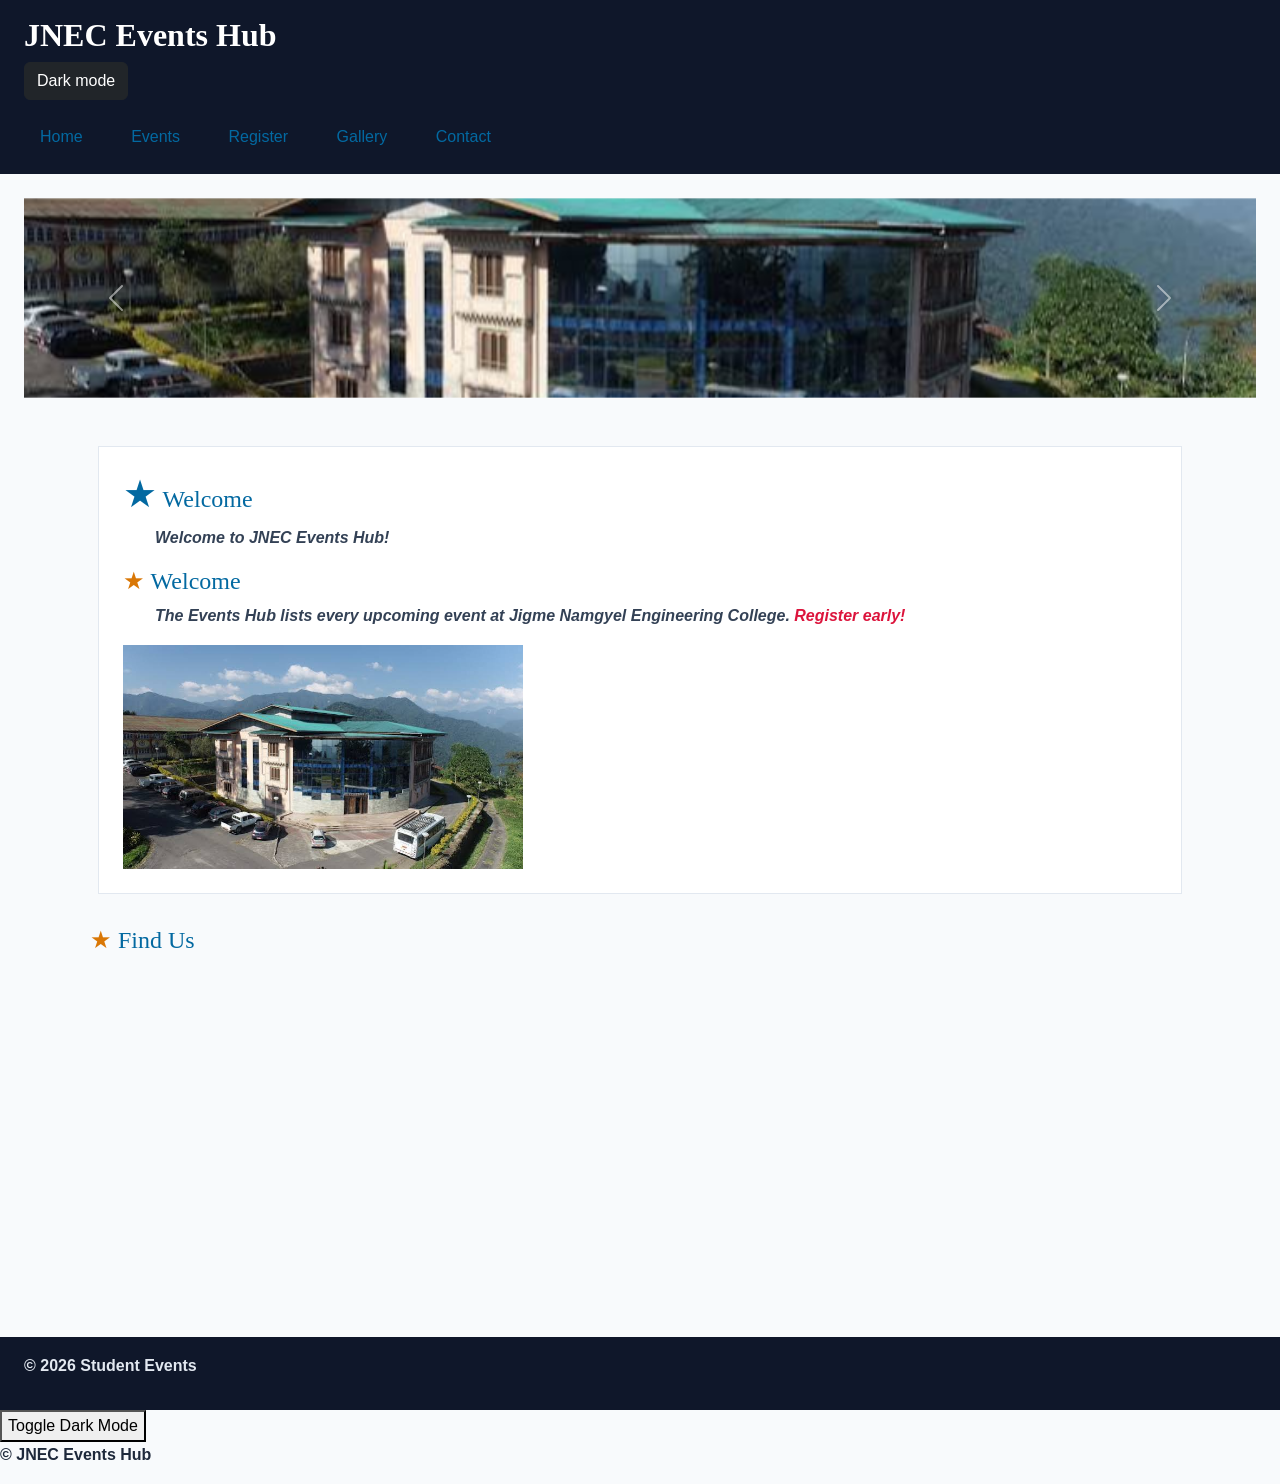
<file: index.html>
<!DOCTYPE html>
<html lang="en">
<head>
  <meta charset="UTF-8">
  <meta name="viewport" content="width=device-width, initial-scale=1.0">
  <title>JNEC Events Hub — Home</title>
  <!-- 1. Bootstrap CSS (framework) -->
  <link href="https://cdn.jsdelivr.net/npm/bootstrap@5.3.3/dist/css/bootstrap.min.css" rel="stylesheet">
  <!-- 2. Font Awesome (icons) -->
  <link rel="stylesheet" href="https://cdnjs.cloudflare.com/ajax/libs/font-awesome/6.5.2/css/all.min.css">
  <!-- 3. YOUR CSS last so you can override Bootstrap -->
  <link rel="stylesheet" href="css/styles.css">

  <style>
    /* Carousel image sizing: short banner instead of huge full-size photo */
    .carousel-item img {
      height: 200px;       /* try 150-250px depending on taste */
      object-fit: cover;   /* crops to fill without stretching */
      width: 100%;
    }
  </style>
</head>
<body>
  <header id="top">
    <h1>JNEC Events Hub</h1>
    <button id="darkToggle" class="btn btn-dark mb-3">Dark mode</button>
    <nav>
      <a href="index.html" title="Go to home page">Home</a>
      <a href="events.html">Events</a>
      <a href="register.html">Register</a>
      <a href="gallery.html">Gallery</a>
      <a href="contact.html">Contact</a>
    </nav>
  </header>

  <main>

    <!-- Carousel: first thing inside main -->
    <div id="eventCarousel" class="carousel slide" data-bs-ride="carousel">
      <div class="carousel-inner">
        <div class="carousel-item active">
          <img src="media/campus.jpg" class="d-block w-100" alt="JNEC campus">
        </div>
        <div class="carousel-item">
          <img src="media/jnec.jpg" class="d-block w-100" alt="Tech Week Hackathon">
        </div>
      </div>
      <button class="carousel-control-prev" type="button" data-bs-target="#eventCarousel" data-bs-slide="prev">
        <span class="carousel-control-prev-icon" aria-hidden="true"></span>
        <span class="visually-hidden">Previous</span>
      </button>
      <button class="carousel-control-next" type="button" data-bs-target="#eventCarousel" data-bs-slide="next">
        <span class="carousel-control-next-icon" aria-hidden="true"></span>
        <span class="visually-hidden">Next</span>
      </button>
    </div>
    <div class="container py-4">
      <section id="welcome" class="intro">
        <h2>Welcome</h2>
  <p id="welcomeMsg">Welcome.</p>
  <h2>Welcome</h2>
        <p>The <strong>Events Hub</strong> lists every upcoming event at 
          <em>Jigme Namgyel Engineering College</em>. 
          <span class="highlight" title="Registrations close 3 days before each event">Register early!</span>
        </p>
        <img src="media/campus.jpg" alt="JNEC campus" width="400" title="Our campus in Dewathang">
      </section>

      <section id="location">
        <h2>Find Us</h2>
        <iframe 
          src="https://www.openstreetmap.org/export/embed.html?bbox=91.44,26.85,91.48,26.88" 
          width="400" 
          height="250" 
          title="Campus map">
        </iframe>
      </section>

    </div>

  </main>
  

  <footer>
    <p>&copy; <span id="year"></span> Student Events</p>
</footer>
<button id="darkToggle" type="button">
    Toggle Dark Mode
</button>
  <p>&copy; <span id="year"></span> JNEC Events Hub</p>
  </footer>

  <!-- Bootstrap JS — MUST be last, just before </body> (carousel needs this) -->
   
  <script src="https://cdn.jsdelivr.net/npm/bootstrap@5.3.3/dist/js/bootstrap.bundle.min.js"></script>
  <script src="js/main.js"></script>
<script src="js/validate.js"></script>
</body>
</html>
</file>
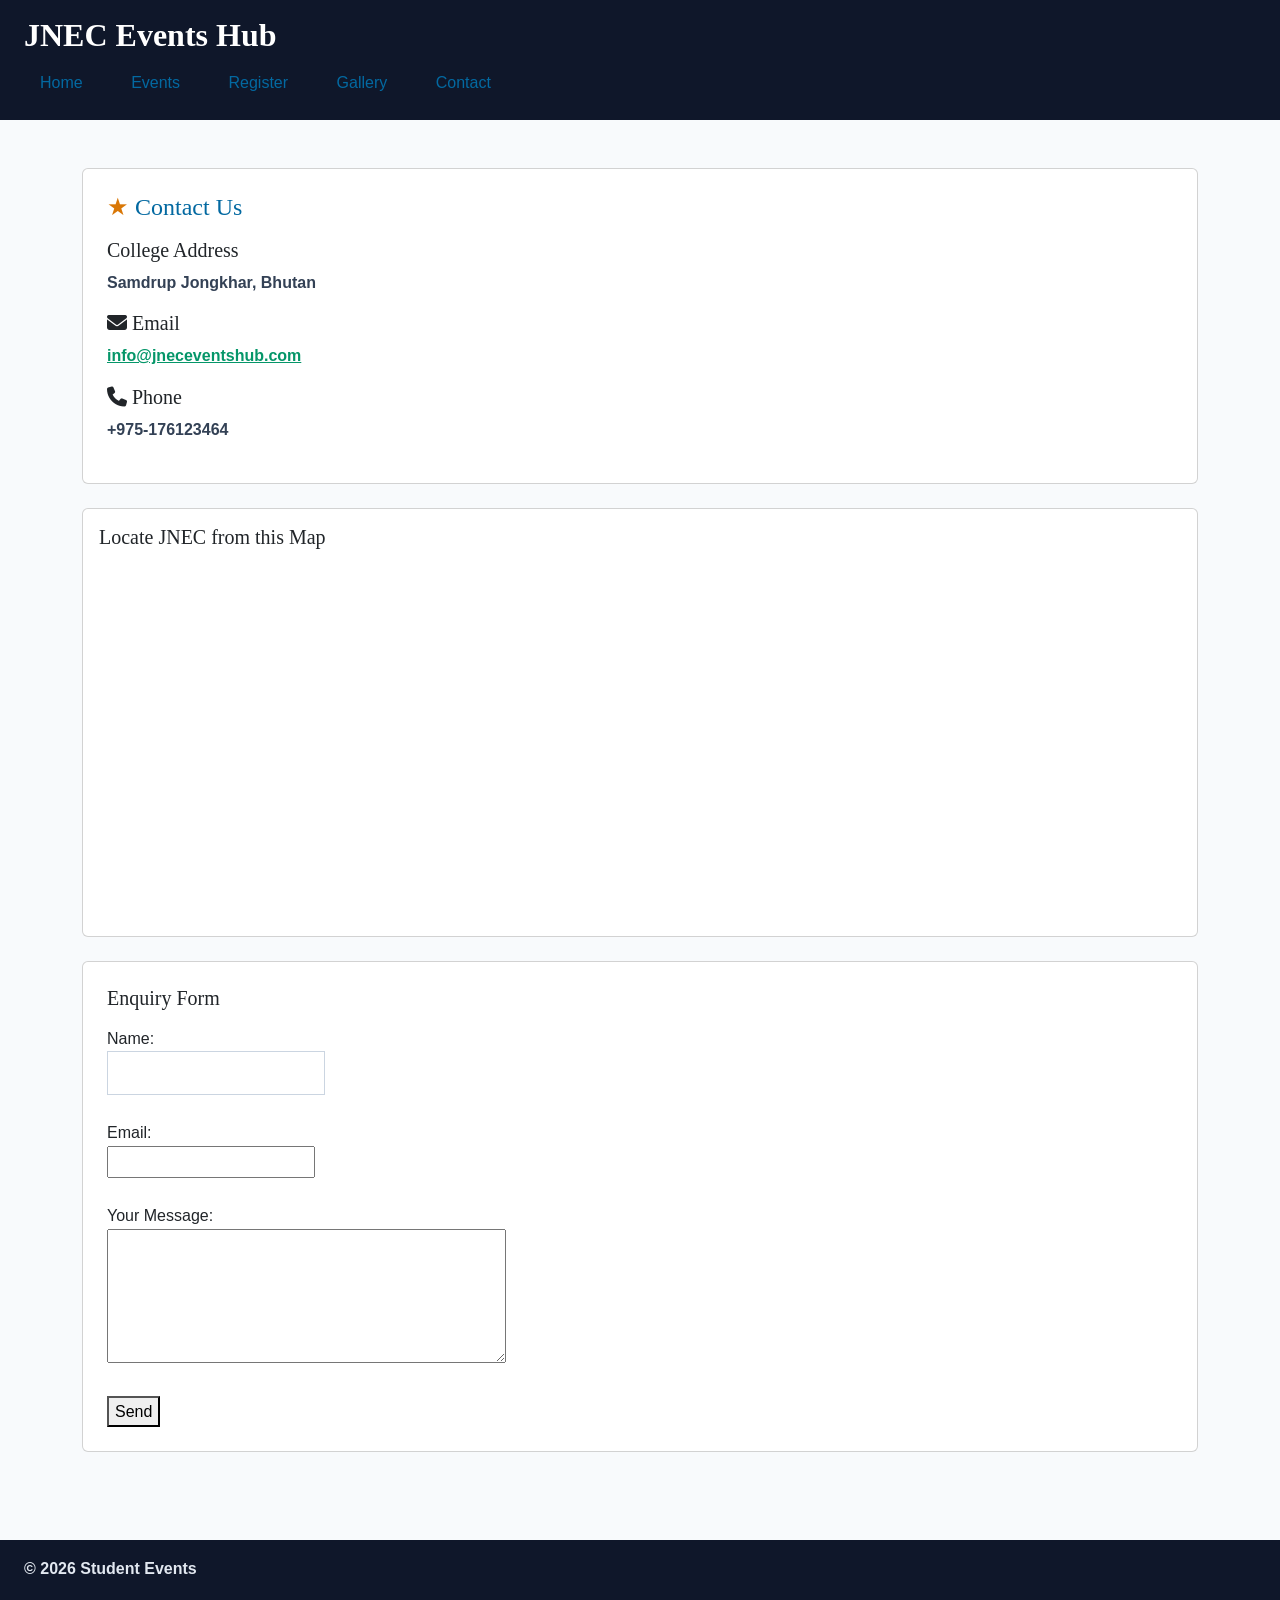
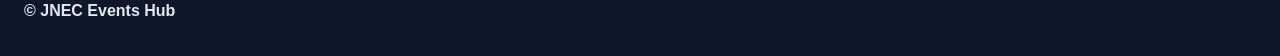
<file: contact.html>
<!DOCTYPE html>
<html lang="en">
<head>
  <meta charset="UTF-8">
  <meta name="viewport" content="width=device-width, initial-scale=1.0">
  <title>JNEC Events Hub — Contact</title>
  <!-- 1. Bootstrap CSS (framework) -->
  <link href="https://cdn.jsdelivr.net/npm/bootstrap@5.3.3/dist/css/bootstrap.min.css" rel="stylesheet">
  <!-- 2. Font Awesome (icons) -->
  <link rel="stylesheet" href="https://cdnjs.cloudflare.com/ajax/libs/font-awesome/6.5.2/css/all.min.css">
  <!-- 3. YOUR CSS last so you can override Bootstrap -->
  <link rel="stylesheet" href="css/styles.css">
</head>
<body>
  <header id="top">
    <h1>JNEC Events Hub</h1>
    <nav>
      <a href="index.html" title="Go to home page">Home</a>
      <a href="events.html">Events</a>
      <a href="register.html">Register</a>
      <a href="gallery.html">Gallery</a>
      <a href="contact.html">Contact</a>
    </nav>
  </header>

  <main>
    <div class="container py-4">

      <div class="card p-4 mb-4">
        <h2 class="mb-3">Contact Us</h2>

        <h3 class="h5">College Address</h3>
        <p>Samdrup Jongkhar, Bhutan</p>

        <h3 class="h5"><i class="fa-solid fa-envelope"></i> Email</h3>
        <p><a href="mailto:info@jneceventshub.com">info@jneceventshub.com</a></p>

        <h3 class="h5"><i class="fa-solid fa-phone"></i> Phone</h3>
        <p>+975-176123464</p>
      </div>

      <div class="card p-3 mb-4">
        <h3 class="h5 mb-3">Locate JNEC from this Map</h3>
        <iframe
          src="https://www.openstreetmap.org/export/embed.html?bbox=91.44,26.85,91.48,26.88"
          width="99%"
          height="355"
          style="border:0;"
          title="Campus map">
        </iframe>
      </div>

      <div class="card p-4">
        <h3 class="h5 mb-3">Enquiry Form</h3>
        <form action="submit_contact.php" method="post">
          <label for="name">Name:</label><br>
          <input type="text" id="name" name="name"><br><br>

          <label for="email">Email:</label><br>
          <input type="email" id="email" name="email"><br><br>

          <label for="message">Your Message:</label><br>
          <textarea id="message" name="message" rows="5" cols="40"></textarea><br><br>

          <button type="submit">Send</button>
        </form>
      </div>

    </div>
  </main>

  <footer>
    <p>&copy; <span id="year"></span> Student Events</p>
    <p>&copy; <span id="year"></span> JNEC Events Hub</p>
  </footer>
  <!-- Bootstrap JS — MUST be last, just before </body> (carousel needs this) -->
  <script src="https://cdn.jsdelivr.net/npm/bootstrap@5.3.3/dist/js/bootstrap.bundle.min.js"></script>
  <script src="js/main.js"></script>
</body>
</html>
</file>
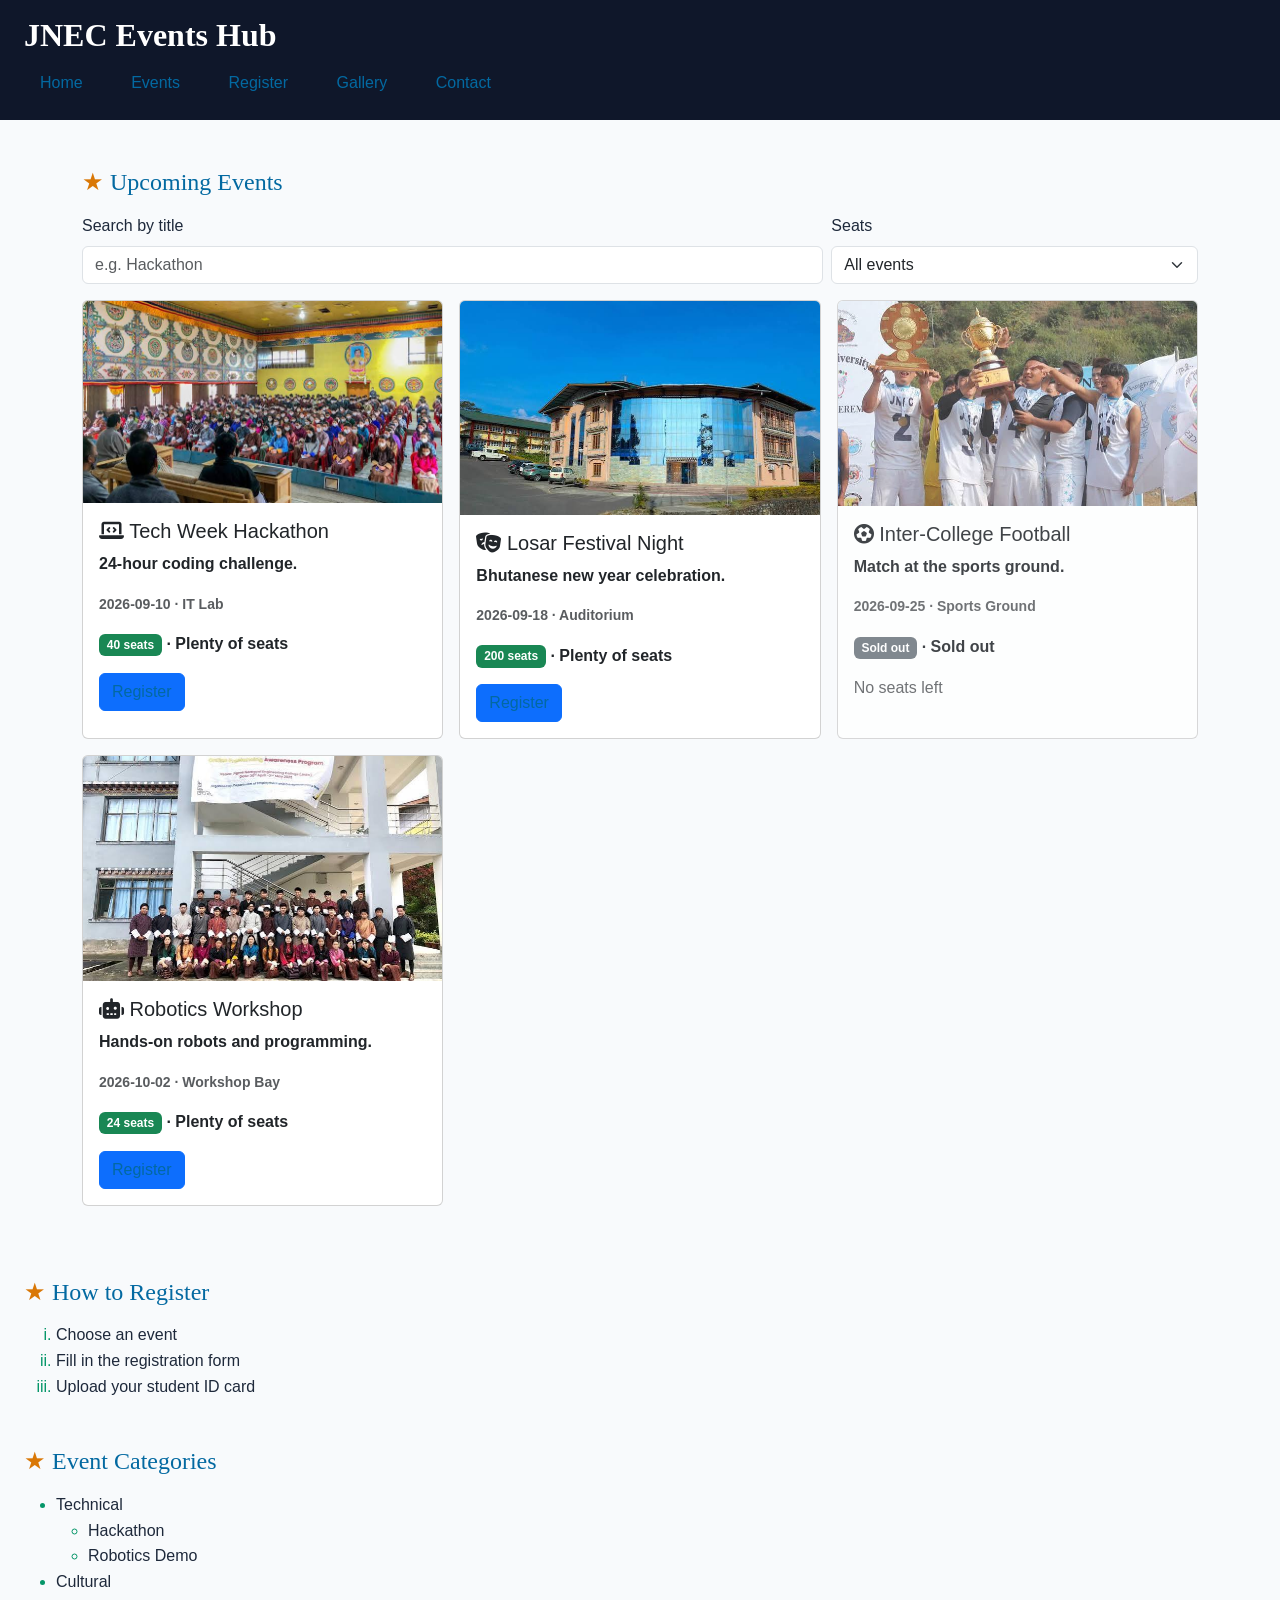
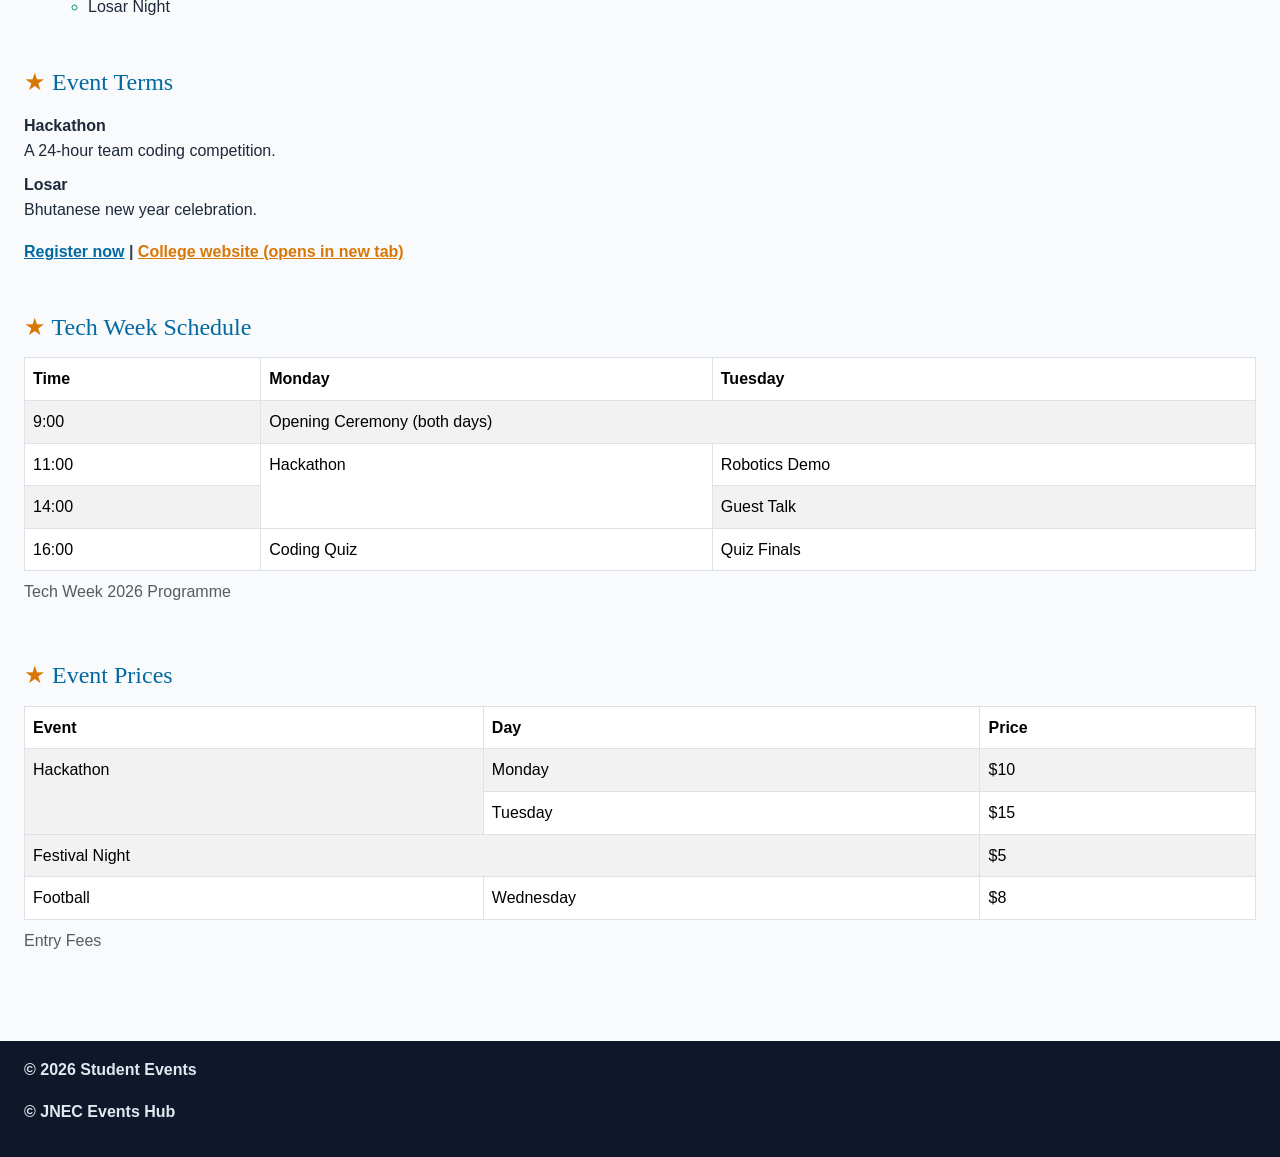
<file: events.html>
<!DOCTYPE html>
<html lang="en">
<head>
  <meta charset="UTF-8">
  <meta name="viewport" content="width=device-width, initial-scale=1.0">
  <title>JNEC Events Hub — Events</title>
  <!-- 1. Bootstrap CSS (framework) -->
  <link href="https://cdn.jsdelivr.net/npm/bootstrap@5.3.3/dist/css/bootstrap.min.css" rel="stylesheet">
  <!-- 2. Font Awesome (icons) -->
  <link rel="stylesheet" href="https://cdnjs.cloudflare.com/ajax/libs/font-awesome/6.5.2/css/all.min.css">
  <!-- 3. YOUR CSS last so you can override Bootstrap -->
  <link rel="stylesheet" href="css/styles.css">
</head>
<body>

  <header id="top">
    <h1>JNEC Events Hub</h1>
    <nav>
      <a href="index.html">Home</a>
      <a href="events.html">Events</a>
      <a href="register.html">Register</a>
      <a href="gallery.html">Gallery</a>
      <a href="contact.html">Contact</a>
    </nav>
  </header>

  <main>
    <div class="container py-4">
      <h2 class="mb-3">Upcoming Events</h2>
<div class="row g-2 mb-3">
  <div class="col-md-8">
    <label for="search" class="form-label">Search by title</label>
    <input type="search" id="search" class="form-control" placeholder="e.g. Hackathon">
  </div>
  <div class="col-md-4">
    <label for="seat-filter" class="form-label">Seats</label>
    <select id="seat-filter" class="form-select">
      <option value="all">All events</option>
      <option value="open">Open seats</option>
      <option value="full">Sold out</option>
    </select>
  </div>
</div>

<!-- JS will inject event cards here -->
<div class="row g-3" id="eventList"></div>
            </div>
          </div>
        </div>
        <div class="col-md-4">
            </div>
          </div>
        </div>
        <div class="col-md-4">
            </div>
          </div>
        </div>
      </div>

      <h2 class="mt-5 mb-3">How to Register</h2>
      <ol type="i">
        <li>Choose an event</li>
        <li>Fill in the registration form</li>
        <li>Upload your student ID card</li>
      </ol>

      <h2 class="mt-5 mb-3">Event Categories</h2>
      <ul>
        <li>Technical
          <ul>
            <li>Hackathon</li>
            <li>Robotics Demo</li>
          </ul>
        </li>
        <li>Cultural
          <ul><li>Losar Night</li></ul>
        </li>
      </ul>

      <h2 class="mt-5 mb-3">Event Terms</h2>
      <dl>
        <dt>Hackathon</dt>
        <dd>A 24-hour team coding competition.</dd>
        <dt>Losar</dt>
        <dd>Bhutanese new year celebration.</dd>
      </dl>

      <p><a href="register.html">Register now</a> |
         <a href="https://www.jnec.edu.bt" target="_blank" rel="noopener">
         College website (opens in new tab)</a></p>

      <h2 class="mt-5 mb-3">Tech Week Schedule</h2>
      <table class="table table-striped table-bordered">
        <caption>Tech Week 2026 Programme</caption>
        <thead>
          <tr><th>Time</th><th>Monday</th><th>Tuesday</th></tr>
        </thead>
        <tbody>
          <tr>
            <td>9:00</td>
            <td colspan="2">Opening Ceremony (both days)</td>
          </tr>
          <tr>
            <td>11:00</td>
            <td rowspan="2">Hackathon</td>
            <td>Robotics Demo</td>
          </tr>
          <tr>
            <td>14:00</td>
            <td>Guest Talk</td>
          </tr>
          <tr>
            <td>16:00</td>
            <td>Coding Quiz</td>
            <td>Quiz Finals</td>
          </tr>
        </tbody>
      </table>

      <h2 class="mt-5 mb-3">Event Prices</h2>
      <table class="table table-striped table-bordered">
        <caption>Entry Fees</caption>
        <thead>
          <tr>
            <th>Event</th>
            <th>Day</th>
            <th>Price</th>
          </tr>
        </thead>
        <tbody>
          <tr>
            <td rowspan="2">Hackathon</td>
            <td>Monday</td>
            <td>$10</td>
          </tr>
          <tr>
            <td>Tuesday</td>
            <td>$15</td>
          </tr>
          <tr>
            <td colspan="2">Festival Night</td>
            <td>$5</td>
          </tr>
          <tr>
            <td>Football</td>
            <td>Wednesday</td>
            <td>$8</td>
          </tr>
        </tbody>
      </table>

    </div>
  </main>

  <footer>
    <p>&copy; <span id="year"></span> Student Events</p>
  <p>&copy; <span id="year"></span> JNEC Events Hub</p>
  </footer>

  <!-- Bootstrap JS — MUST be last, just before </body> (carousel needs this) -->
  <script src="https://cdn.jsdelivr.net/npm/bootstrap@5.3.3/dist/js/bootstrap.bundle.min.js"></script>
  <script src="js/main.js"></script>
</body>
</html>
</file>
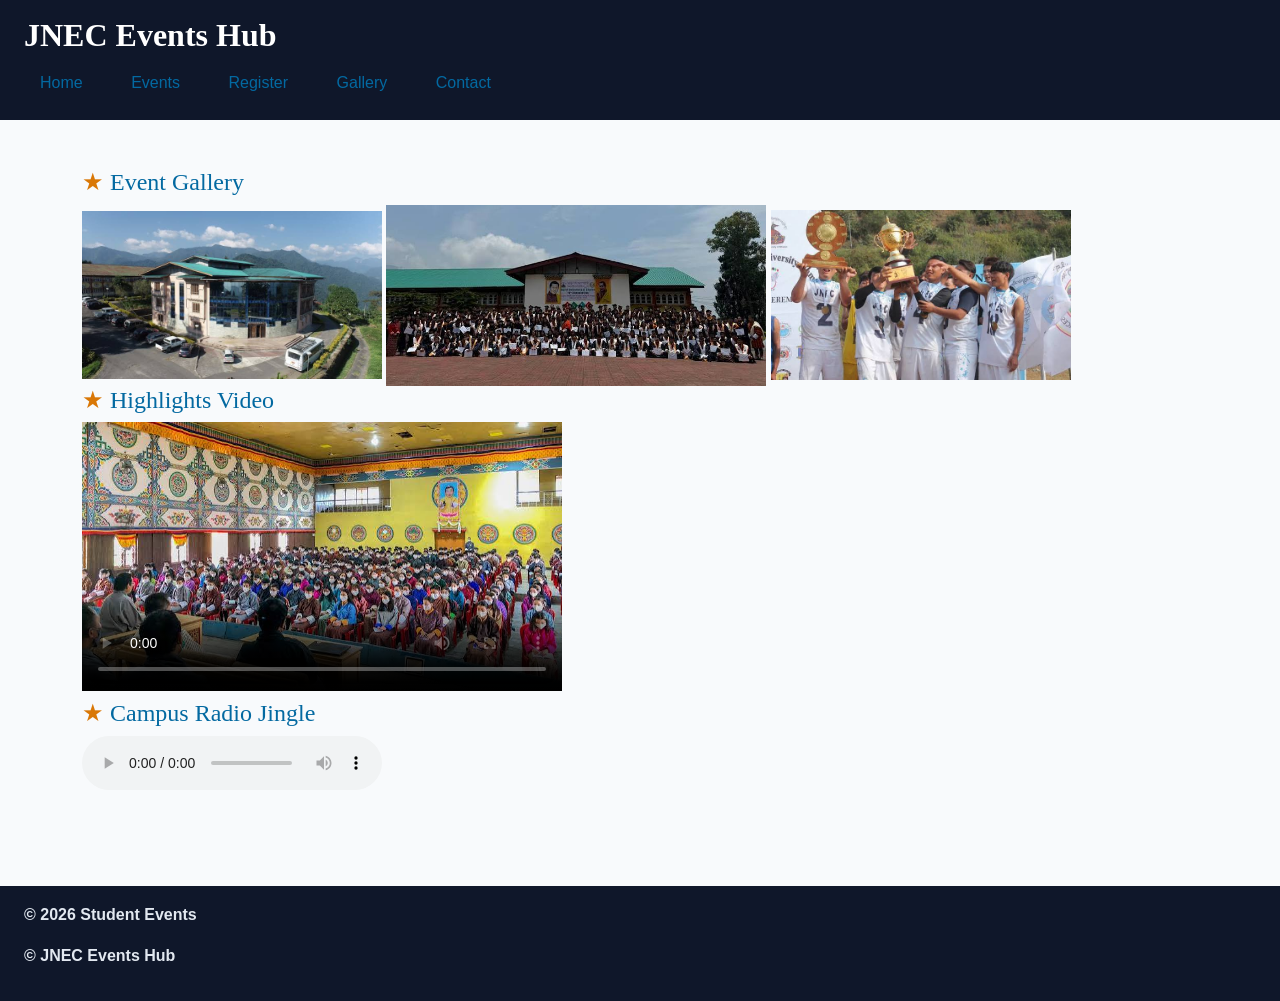
<file: gallery.html>
<!DOCTYPE html>
<html lang="en">
<head>
  <meta charset="UTF-8">
  <meta name="viewport" content="width=device-width, initial-scale=1.0">
  <title>JNEC Events Hub — Gallery</title>
  <!-- 1. Bootstrap CSS (framework) -->
  <link href="https://cdn.jsdelivr.net/npm/bootstrap@5.3.3/dist/css/bootstrap.min.css" rel="stylesheet">
  <!-- 2. Font Awesome (icons) -->
  <link rel="stylesheet" href="https://cdnjs.cloudflare.com/ajax/libs/font-awesome/6.5.2/css/all.min.css">
  <!-- 3. YOUR CSS last so you can override Bootstrap -->
  <link rel="stylesheet" href="css/styles.css">
</head>
<body>
  <header id="top">
    <h1>JNEC Events Hub</h1>
    <nav>
      <a href="index.html" title="Go to home page">Home</a>
      <a href="events.html">Events</a>
      <a href="register.html">Register</a>
      <a href="gallery.html">Gallery</a>
      <a href="contact.html">Contact</a>
    </nav>
  </header>

  <main>
    <div class="container py-4">

      <h2>Event Gallery</h2>
      <img src="media/campus.jpg" alt="Students at last year's hackathon" width="300">
      <img src="media/jnec1.jpg" alt="Losar celebration" width="380">
      <img src="media/football.jpg" alt="Inter-college football final" width="300">

      <h2>Highlights Video</h2>
      <video controls width="480" poster="media/jnec.jpg">
        <source src="media/videos.mp4" type="video/mp4">
        Sorry, your browser does not support the video element.
      </video>

      <h2>Campus Radio Jingle</h2>
      <audio controls>
        <source src="media/audio.mp4" type="audio/mp4">
        Sorry, your browser does not support the audio element.
      </audio>

    </div>
  </main>

  <footer>
    <p>&copy; <span id="year"></span> Student Events</p>
    <p>&copy; <span id="year"></span> JNEC Events Hub</p>
  </footer>

  <!-- Bootstrap JS — MUST be last, just before </body> (carousel needs this) -->
  <script src="https://cdn.jsdelivr.net/npm/bootstrap@5.3.3/dist/js/bootstrap.bundle.min.js"></script>
  <script src="js/main.js"></script>
</body>
</html>
</file>
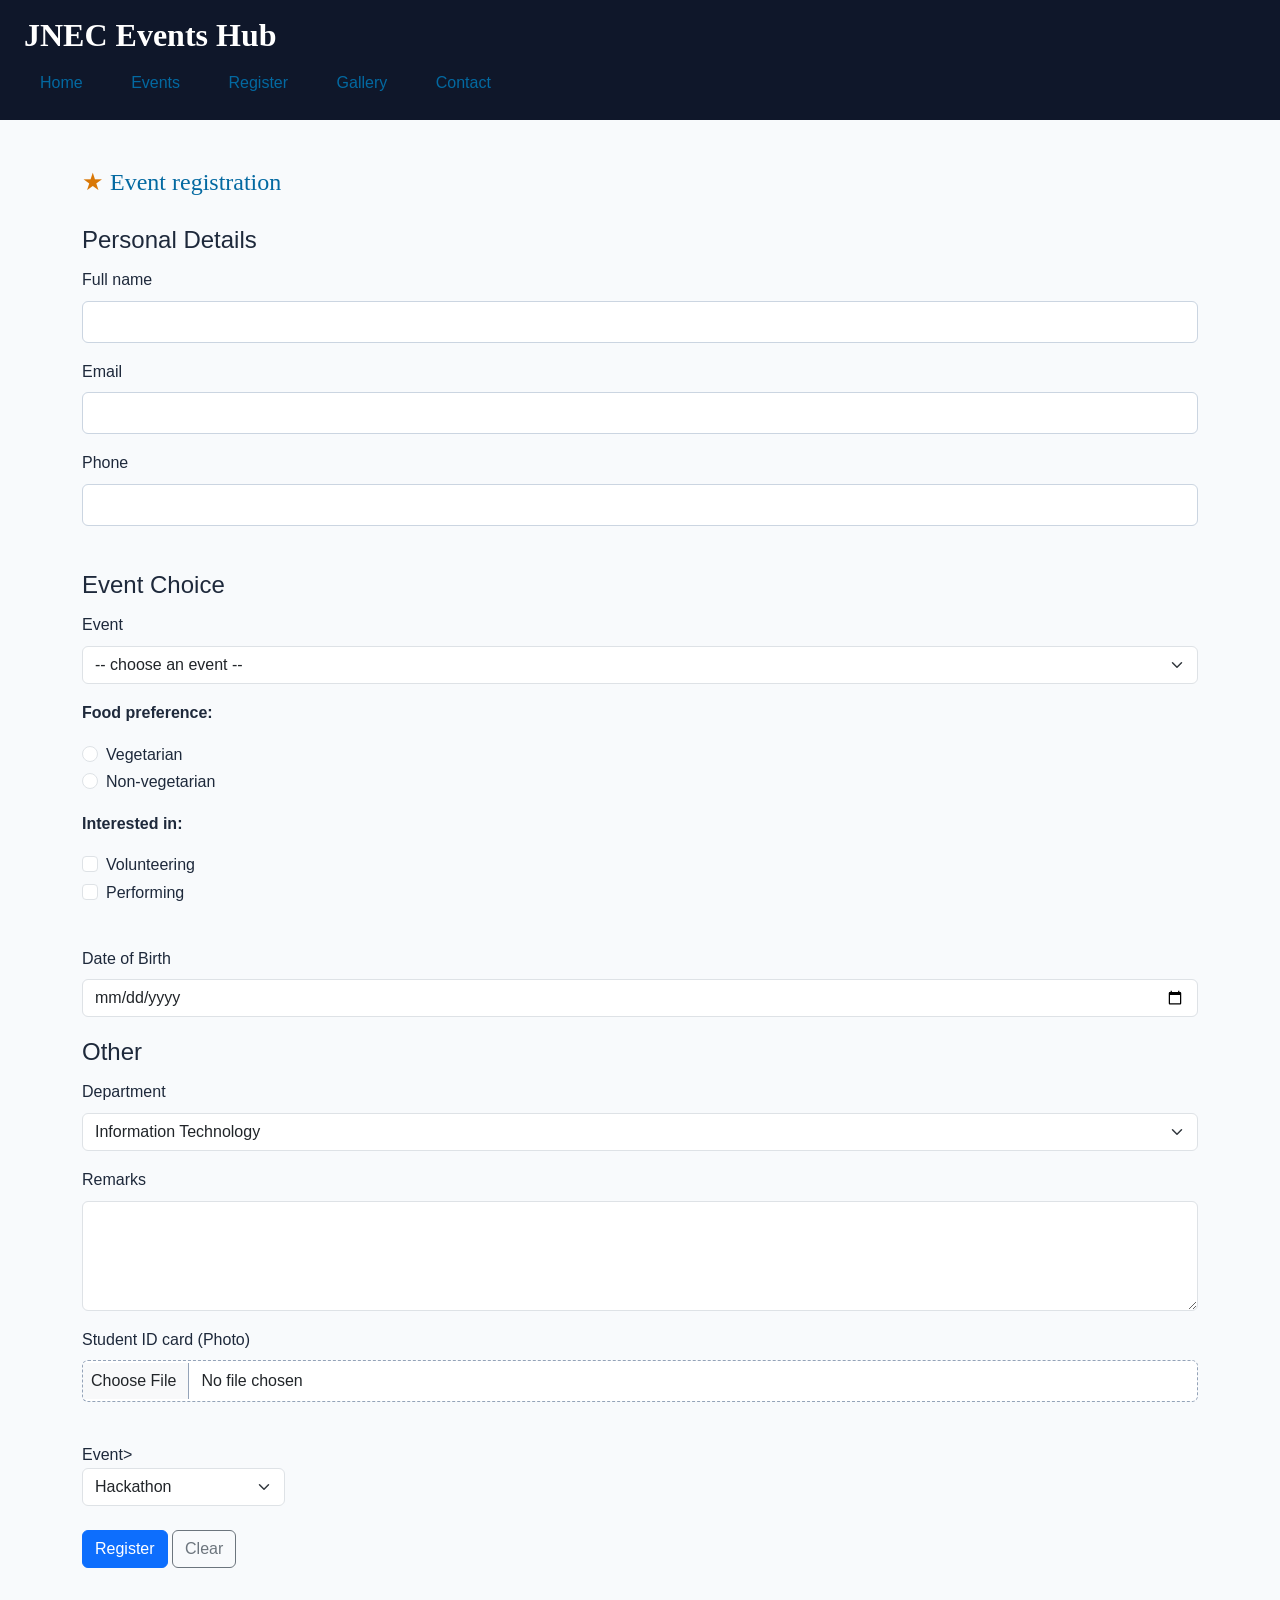
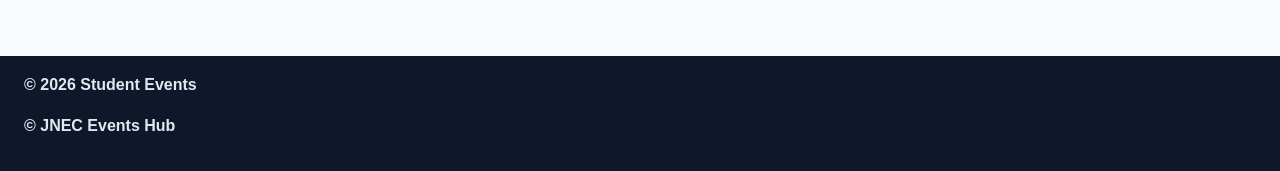
<file: register.html>
<!DOCTYPE html>
<html lang="en">
<head>
  <meta charset="UTF-8">
  <meta name="viewport" content="width=device-width, initial-scale=1.0">
  <title>JNEC Events Hub — Register</title>
  <!-- 1. Bootstrap CSS (framework) -->
  <link href="https://cdn.jsdelivr.net/npm/bootstrap@5.3.3/dist/css/bootstrap.min.css" rel="stylesheet">
  <!-- 2. Font Awesome (icons) -->
  <link rel="stylesheet" href="https://cdnjs.cloudflare.com/ajax/libs/font-awesome/6.5.2/css/all.min.css">
  <!-- 3. YOUR CSS last so you can override Bootstrap -->
  <link rel="stylesheet" href="css/styles.css">
</head>
<body>
  <header id="top">
    <h1>JNEC Events Hub</h1>
    <nav>
      <a href="index.html" title="Go to home page">Home</a>
      <a href="events.html">Events</a>
      <a href="register.html">Register</a>
      <a href="gallery.html">Gallery</a>
      <a href="contact.html">Contact</a>
    </nav>
  </header>

  <main>
    <div class="container py-4">
      <h2 class="mb-4">Event registration</h2>

      <form action="#" method="post" enctype="multipart/form-data" id="regForm">
      <form id="registrationForm"></form>
        <fieldset class="mb-4">
          <legend>Personal Details</legend>
          <div class="mb-3">
            <label for="fullname" class="form-label">Full name</label>
            <input type="text" class="form-control" id="fullname" name="fullname">
          </div>
          <div class="mb-3">
            <label for="email" class="form-label">Email</label>
            <input type="text" class="form-control" id="email" name="email">
          </div>
          <div class="mb-3">
            <label for="phone" class="form-label">Phone</label>
            <input type="text" class="form-control" id="phone" name="phone">
          </div>
        </fieldset>

        <fieldset class="mb-4">
          <legend>Event Choice</legend>
          <div class="mb-3">
            <label for="event_id" class="form-label">Event</label>
            <select class="form-select" id="event_id" name="event_id">
              <option value="">-- choose an event --</option>
              <option value="1">Tech Week Hackathon</option>
              <option value="2">Losar Festival Night</option>
              <option value="3">Inter-College Football</option>
            </select>
          </div>

          <p>Food preference:</p>
          <div class="form-check">
            <input class="form-check-input" type="radio" id="veg" name="food" value="veg">
            <label class="form-check-label" for="veg">Vegetarian</label>
          </div>
          <div class="form-check mb-3">
            <input class="form-check-input" type="radio" id="nonveg" name="food" value="nonveg">
            <label class="form-check-label" for="nonveg">Non-vegetarian</label>
          </div>

          <p>Interested in:</p>
          <div class="form-check">
            <input class="form-check-input" type="checkbox" id="volunteer" name="interests" value="volunteer">
            <label class="form-check-label" for="volunteer">Volunteering</label>
          </div>
          <div class="form-check mb-3">
            <input class="form-check-input" type="checkbox" id="perform" name="interests" value="perform">
            <label class="form-check-label" for="perform">Performing</label>
          </div>
        </fieldset>

        <div class="mb-3">
  <label for="dob" class="form-label">Date of Birth</label>
  <input type="date" class="form-control" id="dob" name="dob">
</div>
        <fieldset class="mb-4">
          <legend>Other</legend>
          <div class="mb-3">
            <label for="department" class="form-label">Department</label>
            <select class="form-select" id="department" name="department">
              <option value="it">Information Technology</option>
              <option value="civil">Civil</option>
              <option value="electrical">Electrical</option>
            </select>
          </div>
          <div class="mb-3">
            <label for="remarks" class="form-label">Remarks</label>
            <textarea class="form-control" id="remarks" name="remarks" rows="4"></textarea>
          </div>
          <div class="mb-3">
            <label for="id_card" class="form-label">Student ID card (Photo)</label>
            <input class="form-control" type="file" id="id_card" name="id_card">
          </div>
        </fieldset>

        <div class="mb-3">
          <label for="event" class="form-label">Event>
          <select class="form-select" id="event" name="event">
            <p id="seatsHint"></p>
            <option value="hackathon">Hackathon</option>
            <option value="losar">Losar Festival Night</option>
            <option value="football">Inter-College Football</option>
            <option value="coding-quiz">Coding Quiz</option> <!-- new event -->
          </select>
        </div>
        <button type="submit" class="btn btn-primary">Register</button>
        <button type="reset" class="btn btn-outline-secondary">Clear</button>
      </form>
    </div>
  </main>
  <footer>
    <p>&copy; <span id="year"></span> Student Events</p>
  <p>&copy; <span id="year"></span> JNEC Events Hub</p>
  </footer>

  <!-- Bootstrap JS — MUST be last, just before </body> (carousel needs this) -->
  <script src="https://cdn.jsdelivr.net/npm/bootstrap@5.3.3/dist/js/bootstrap.bundle.min.js"></script>
  <script src="js/main.js"></script>
<script src="js/validate.js"></script>
</body>
</html>
</file>
<file: css/styles.css>
/* FILE: css/styles.css — shared by all Events Hub pages */

body {
  font-family: "Segoe UI", Arial, sans-serif;
  margin: 0;
  color: #1e293b;
  background: #f8fafc;
}

header {
  background: #0f172a;
  color: white;
  padding: 16px 24px;
}

nav a {
  color: #7dd3fc;
  margin-right: 12px;
  text-decoration: none;
}

footer {
  background: #0f172a;
  color: #e2e8f0;
  padding: 16px 24px;
  margin-top: 40px;
}

main {
  padding: 24px;
}



/* simple selectors */
h1 { color: white; }                         /* element */
.intro { background: #f8fafc; }                 /* class */
#welcome { padding: 24px; }                      /* id */
p.intro { font-size: 1.05rem; }                  /* element.class */
h1, h2, h3 { font-family: Georgia, serif; }      /* grouping */


/* part b2 */
/* combinators */
nav a { text-decoration: none; }          /* descendant */
main > section { margin-bottom: 24px; }   /* child       */
h2 + p { font-style: italic; }            /* adjacent    */
h2 ~ p { color: #334155; }                /* general sibling */

/* B3 */
/* pseudo-classes */

nav a:hover {
  color: #38bdf8;
}

input:focus {
  outline: 2px solid #0369a1;
}

input:checked + label {
  font-weight: 700;
}

tr:nth-child(even) {
  background: #f1f5f9;
}

/* anchor LVHA order */
a:link {
  color: #0369a1;
}

a:visited {
  color: #7c3aed;
}

a:hover {
  color: #0ea5e9;
}

a:active {
  color: #b91c1c;
}

/* B4 */

/* pseudo-elements */
 p::first-line {
     font-weight: bold; } .intro::first-letter {
         font-size: 1.6em; color: #0369a1; } h2::before {
             content: "★ "; color: #d97706; } 
            li::marker { 
            color: #059669; } ::selection { 
             color: #7f1d1d; background: #fde68a; } 
/* B5 */
/* attribute selectors */
a[target="_blank"] {
  color: #d97706;
}

input[type="file"] {
  border: 1px dashed #94a3b8;
  padding: 8px;
}

input[type="text"] {
  border: 1px solid #cbd5e1;
  padding: 8px;
}

/* C1 */
body {
  font-family: "Segoe UI", Arial, sans-serif;
  font-size: 16px;    /* base size */
}

h1 {
  font-size: 2rem;
}

h2 {
  font-size: 1.5rem;
}

/* C2*/
h1 { font-weight: 700; } body { line-height: 1.6; } .hero-title { letter-spacing: 0.04em; word-spacing: 0.1em;
} em { font-style: italic; }

/* C3 */
.intro p { text-indent: 2em; text-align: justify; }
nav a { text-decoration: none; }
.sold-out { text-decoration: line-through; text-decoration-color: #ef4444; text-decoration-style: solid; }
h2 { text-align: left; }

/* C4 */
body { color: rgb(30, 41, 59); }   /* RGB */
h2 { color: #0369a1; }             /* hexadecimal */
.highlight { color: crimson; }     /* named */
header { background-color: #0f172a; }

/* D */
.intro {
  margin: 24px 16px 32px 16px; /* top right bottom left */
  padding: 20px; /* all four sides */
  border: 1px solid #e2e8f0;
  background: white;
}

section {
  margin-bottom: 28px;
  padding-left: 8px;
}

/* E */
nav a { display: inline-block; padding: 8px 16px; }
.admin-only { display: none; }
.badge { display: inline; }
.event-card { display: block; }

/*F */
img {
  max-width: 100%;
  height: auto;
  transition: transform 0.2s ease, box-shadow 0.2s ease;
}

img:hover {
  transform: scale(1.03);
  box-shadow: 0 4px 12px rgba(0, 0, 0, 0.15);
  cursor: pointer;
}

@media (max-width: 600px) { nav a { display: block; margin: 4px 0; } body { font-size: 15px; } }

/* Pseudo-class: adds a highlighted left border to any event card
   currently being hovered, giving clear visual feedback on which
   event the user is looking at without needing JavaScript */
.event-card:hover {
  border-left: 4px solid #0369a1;
}

/* Attribute selector: styles any link whose href starts with "mailto:",
   so email contact links are visually distinguishable from regular
   navigation links at a glance */
a[href^="mailto:"] {
  color: #059669;
  font-weight: 600;
}

.error {
    color: #b91c1c;
    font-size: 0.9rem;
    display: block;
}

.sold-out-card {
    opacity: 0.85;
}

body.dark {
    background: #f7f7f7;
    color: #2e2e2f;
}

body.dark {
    background: #0f172a;
    color: #e2e8f0;
}

body.dark .card,
body.dark .intro {
    background: #1e293b;
    color: #e2e8f0;
}
</file>
